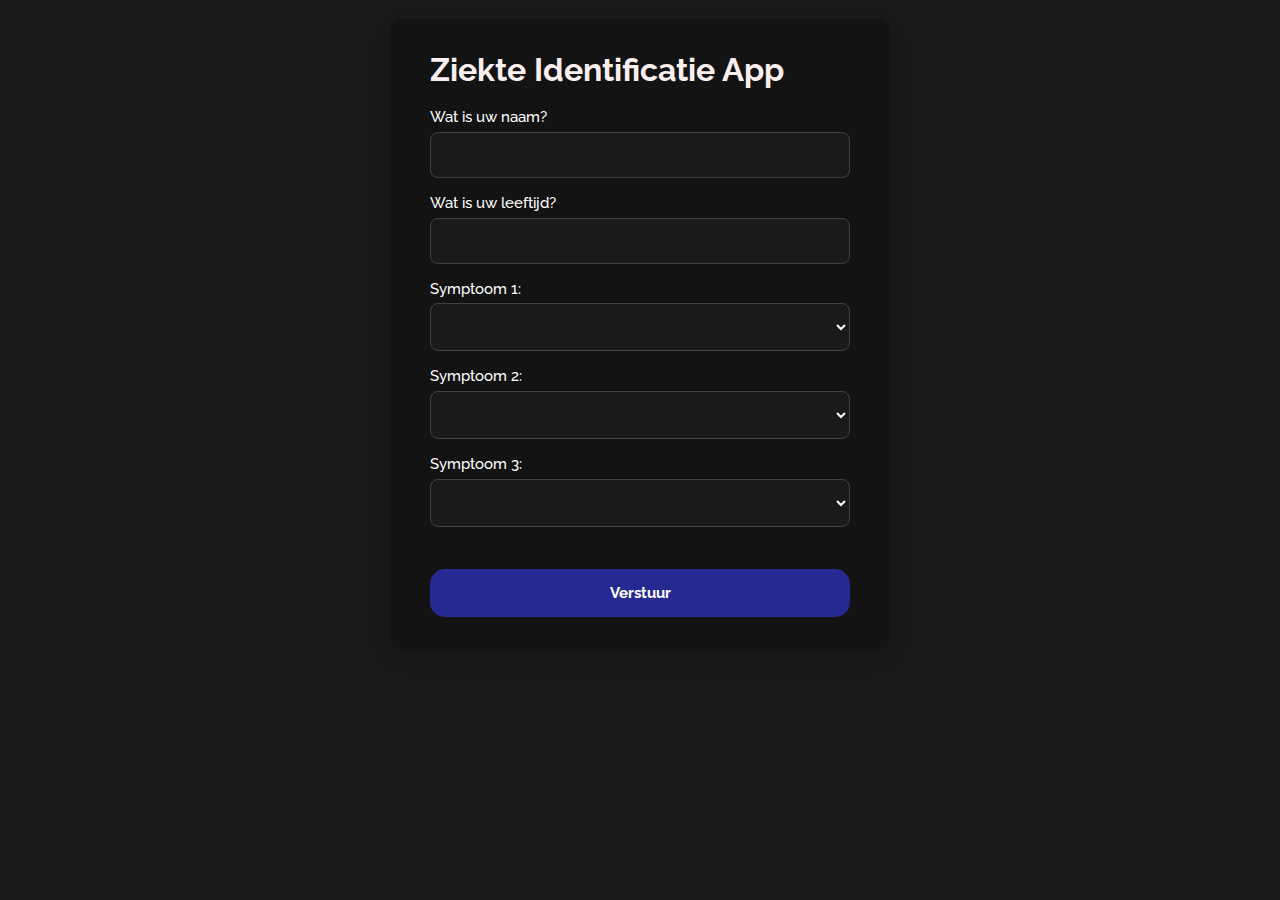
<file: index.html>
<!DOCTYPE html>
<html lang="en">
<head>
    <meta charset="UTF-8">
    <meta name="viewport" content="width=device-width, initial-scale=1.0">
    <title>Ziekte Identificatie App</title>
    <link rel="stylesheet" href="./CSS/index.css">
    <link rel="preconnect" href="https://fonts.googleapis.com">
    <link rel="preconnect" href="https://fonts.gstatic.com" crossorigin>
    <link href="https://fonts.googleapis.com/css2?family=Raleway:ital,wght@0,100..900;1,100..900&display=swap" rel="stylesheet">
    <script src="./JS/index.js" defer></script>
</head>
<body>
    <div id="inputdiv">
        <h1>Ziekte Identificatie App</h1>
        <form>
            <label for="naam">Wat is uw naam?</label>
            <input type="text" id="naam" name="naam" required>
            <label for="leeftijd">Wat is uw leeftijd?</label>
            <input type="number" id="leeftijd" name="leeftijd" required>
            <label for="symptoom1">Symptoom 1:</label>
            <select name="symptoom1" id="symptoom1">
                <option value=""></option>
                <option value="hoofdpijn">Hoofdpijn</option>
                <option value="hoesten">Hoesten</option>
                <option value="keelpijn">Keelpijn</option>
                <option value="loopneus">Loopneus</option>
                <option value="duizeligheid">Duizeligheid</option>
            </select>
            <label for="symptoom2">Symptoom 2:</label>
            <select name="symptoom2" id="symptoom2">
                <option value=""></option>
                <option value="hoofdpijn">Hoofdpijn</option>
                <option value="hoesten">Hoesten</option>
                <option value="keelpijn">Keelpijn</option>
                <option value="loopneus">Loopneus</option>
                <option value="duizeligheid">Duizeligheid</option>
            </select>
            <label for="symptoom3">Symptoom 3:</label>
            <select name="symptoom3" id="symptoom3">
                <option value=""></option>
                <option value="hoofdpijn">Hoofdpijn</option>
                <option value="hoesten">Hoesten</option>
                <option value="keelpijn">Keelpijn</option>
                <option value="loopneus">Loopneus</option>
                <option value="duizeligheid">Duizeligheid</option>
            <input type="button" value="Verstuur" onclick="readSymptomen()">
        </form>
    </div>    
    <div id="outputdiv"></div>
</body>
</html>
</file>
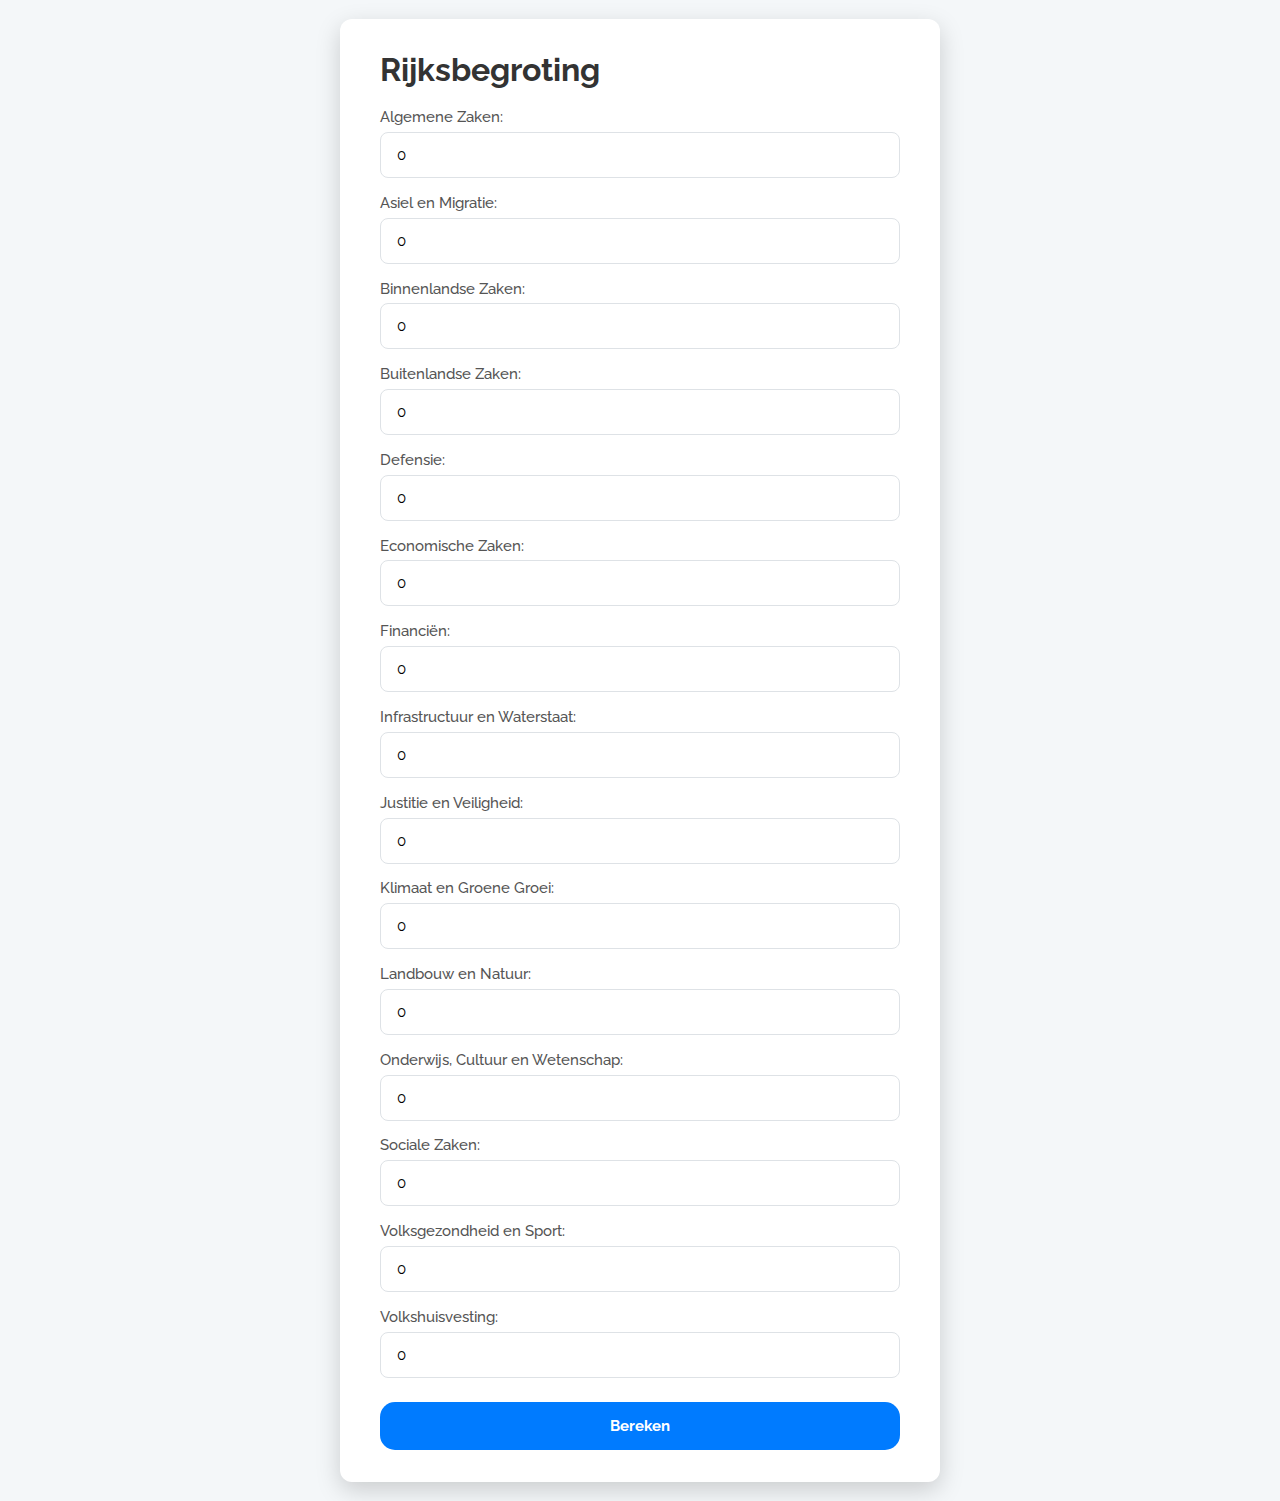
<file: begroting.html>
<!DOCTYPE html>
<html lang="en">
<head>
    <meta charset="UTF-8">
    <meta name="viewport" content="width=device-width, initial-scale=1.0">
    <title>De Begroting</title>
    <script src="./JS/begroting.js" defer></script>
    <link rel="stylesheet" href="./CSS/begroting.css">
    <link rel="preconnect" href="https://fonts.googleapis.com">
    <link rel="preconnect" href="https://fonts.gstatic.com" crossorigin>
    <link href="https://fonts.googleapis.com/css2?family=Raleway:ital,wght@0,100..900;1,100..900&display=swap" rel="stylesheet">
</head>
<body>
    <div id="inputdiv">
        <h1>Rijksbegroting</h1>
        
        <form>
            <label for="algemenezaken">Algemene Zaken:</label>
            <input type="number" id="algemenezaken" name="algemenezaken" value="0">

            <label for="asielenmigratie">Asiel en Migratie:</label>
            <input type="number" id="asielenmigratie" name="asielenmigratie" value="0">

            <label for="binnenlandsezaken">Binnenlandse Zaken:</label>
            <input type="number" id="binnenlandsezaken" name="binnenlandsezaken" value="0">

            <label for="buitenlandsezaken">Buitenlandse Zaken:</label>
            <input type="number" id="buitenlandsezaken" name="buitenlandsezaken" value="0">

            <label for="defensie">Defensie:</label>
            <input type="number" id="defensie" name="defensie" value="0">

            <label for="economischezaken">Economische Zaken:</label>
            <input type="number" id="economischezaken" name="economischezaken" value="0">

            <label for="financien">Financiën:</label>
            <input type="number" id="financien" name="financien" value="0">

            <label for="infraenws">Infrastructuur en Waterstaat:</label>
            <input type="number" id="infraenws" name="infraenws" value="0">

            <label for="justitienv">Justitie en Veiligheid:</label>
            <input type="number" id="justitienv" name="justitienv" value="0">

            <label for="klimaat">Klimaat en Groene Groei:</label>
            <input type="number" id="klimaat" name="klimaat" value="0">

            <label for="landbouw">Landbouw en Natuur:</label>
            <input type="number" id="landbouw" name="landbouw" value="0">

            <label for="onderwijs">Onderwijs, Cultuur en Wetenschap:</label>
            <input type="number" id="onderwijs" name="onderwijs" value="0">

            <label for="socialezaken">Sociale Zaken:</label>
            <input type="number" id="socialezaken" name="socialezaken" value="0">

            <label for="volksgezondheid">Volksgezondheid en Sport:</label>
            <input type="number" id="volksgezondheid" name="volksgezondheid" value="0">

            <label for="volkshuisvesting">Volkshuisvesting:</label>
            <input type="number" id="volkshuisvesting" name="volkshuisvesting" value="0">
            
            <input type="button" value="Bereken" onclick="berekenBegroting()">
        </form>
    </div>
    <div id="outputdiv"></div>
</body>
</html>
</file>
<file: CSS/index.css>
* {
    box-sizing: border-box;
    margin: 0;
    padding: 0;
}

body {
    font-family: 'Raleway', sans-serif;
    background-color: #1a1a1a;
    color: #faeeee;
    display: grid;
    place-items: center;
    min-width: 100vh;
    padding: 1.5%;
}

#inputdiv {
    background: #131313;
    border-radius: 12px;
    box-shadow: 0 8px 24px #0000002c;
    padding: 32px 40px;
    max-width: 500px;
    width: 100%;
}

h1 {
    margin-bottom: 20px;
}

form {
    display: grid;
    grid-template-columns: 1fr;
    gap: 0.65vh;
}

label {
    font-weight: 500;
    font-size: 15px;
    color: #ffffff;
    text-align: left;
}

p {
    font-weight: 500;
    font-size: 15px;
    color: white;
    text-align: left;
}

input[type="number"], input[type="text"] {
    font-family: 'Raleway', sans-serif;
    font-size: 15px;
    padding: 13px 16px;
    border: 1px solid #424242;
    border-radius: 8px;
    transition: all 0.2s ease;
    margin-bottom: 10px;
    background-color: #1a1a1a;
    color: white;
}

select {
    font-family: 'Raleway', sans-serif;
    font-size: 15px;
    padding: 13px 16px;
    border: 1px solid #424242;
    border-radius: 8px;
    transition: all 0.2s ease;
    margin-bottom: 10px;
    background-color: #1a1a1a;
    color: white;
}

input[type="button"] {
    font-family: "Raleway", sans-serif;
    font-size: 15px;
    font-weight: 700;
    color: #ffffff;
    background-color: #272992;
    border: none;
    border-radius: 15px;
    padding: 15px;
    cursor: pointer;
    transition: background-color 0.2s ease;
    margin-top: 26px;
}

input[type="number"]:focus, input[type="text"]:focus {
    outline: none;
    border-color: #3792f3;
    box-shadow: 0px 0px 4px #1231523a
}

select:focus {
    outline: none;
    border-color: #3792f3;
    box-shadow: 0px 0px 4px #c0c0c03a
}

input[type="button"]:hover {
    background-color: #3c3e9c;
}

#outputdiv {
    display: none;
    background: #131313;
    border-radius: 12px;
    box-shadow: 0 8px 24px #0000002c;
    padding: 32px 40px;
    max-width: 500px;
    width: 100%;
    margin-top: 50px;
}
</file>
<file: CSS/begroting.css>
* {
  box-sizing: border-box;
  margin: 0;
  padding: 0;
}

body {
  font-family: 'Raleway', sans-serif;
  background-color: #f4f7f9;
  color: #333;
  display: grid;
  place-items: center;
  min-height: 100vh;
  padding: 1.5%;
}

#inputdiv {
    background: #ffffff;
    border-radius: 12px;
    box-shadow: 0 8px 24px #0000002c;
    padding: 32px 40px;
    max-width: 600px;
    width: 100%;
}

h1{
    margin-bottom: 20px;
}

form {
    display: grid;
    grid-template-columns: 1fr;
    gap: 0.65vh;
}

label {
    font-weight: 500;
    font-size: 15px;
    color: #555;
    text-align: left;
}

p {
    font-weight: 500;
    font-size: 20px;
    color: o#000000;
    text-align: left;
}

input[type="number"] {
    font-family: 'Raleway', sans-serif;
    font-size: 15px;
    padding: 13px 16px;
    border: 1px solid #dee2e6;
    border-radius: 8px;
    transition: all 0.2s ease;
    margin-bottom: 10px;
}

input[type="number"]:focus {
    outline: none;
    border-color: #3792f3;
    box-shadow: 0px 0px 4px #1231523a
}

input[type="button"] {
    font-family: "Raleway", sans-serif;
    font-size: 15px;
    font-weight: 700;
    color: #ffffff;
    background-color: #007bff;
    border: none;
    border-radius: 15px;
    padding: 15px;
    cursor: pointer;
    transition: background-color 0.2s ease;
    margin-top: 8px;
}

input[type="button"]:hover {
    background-color: #0056b3;
}

#outputdiv {
    display: none;
    background: #ffffff;
    border-radius: 12px;
    box-shadow: 0 8px 24px #0000002c;
    padding: 32px 40px;
    max-width: 600px;
    width: 100%;
    margin-top: 50px;
}

#tekort {
    color: red;
}
</file>
